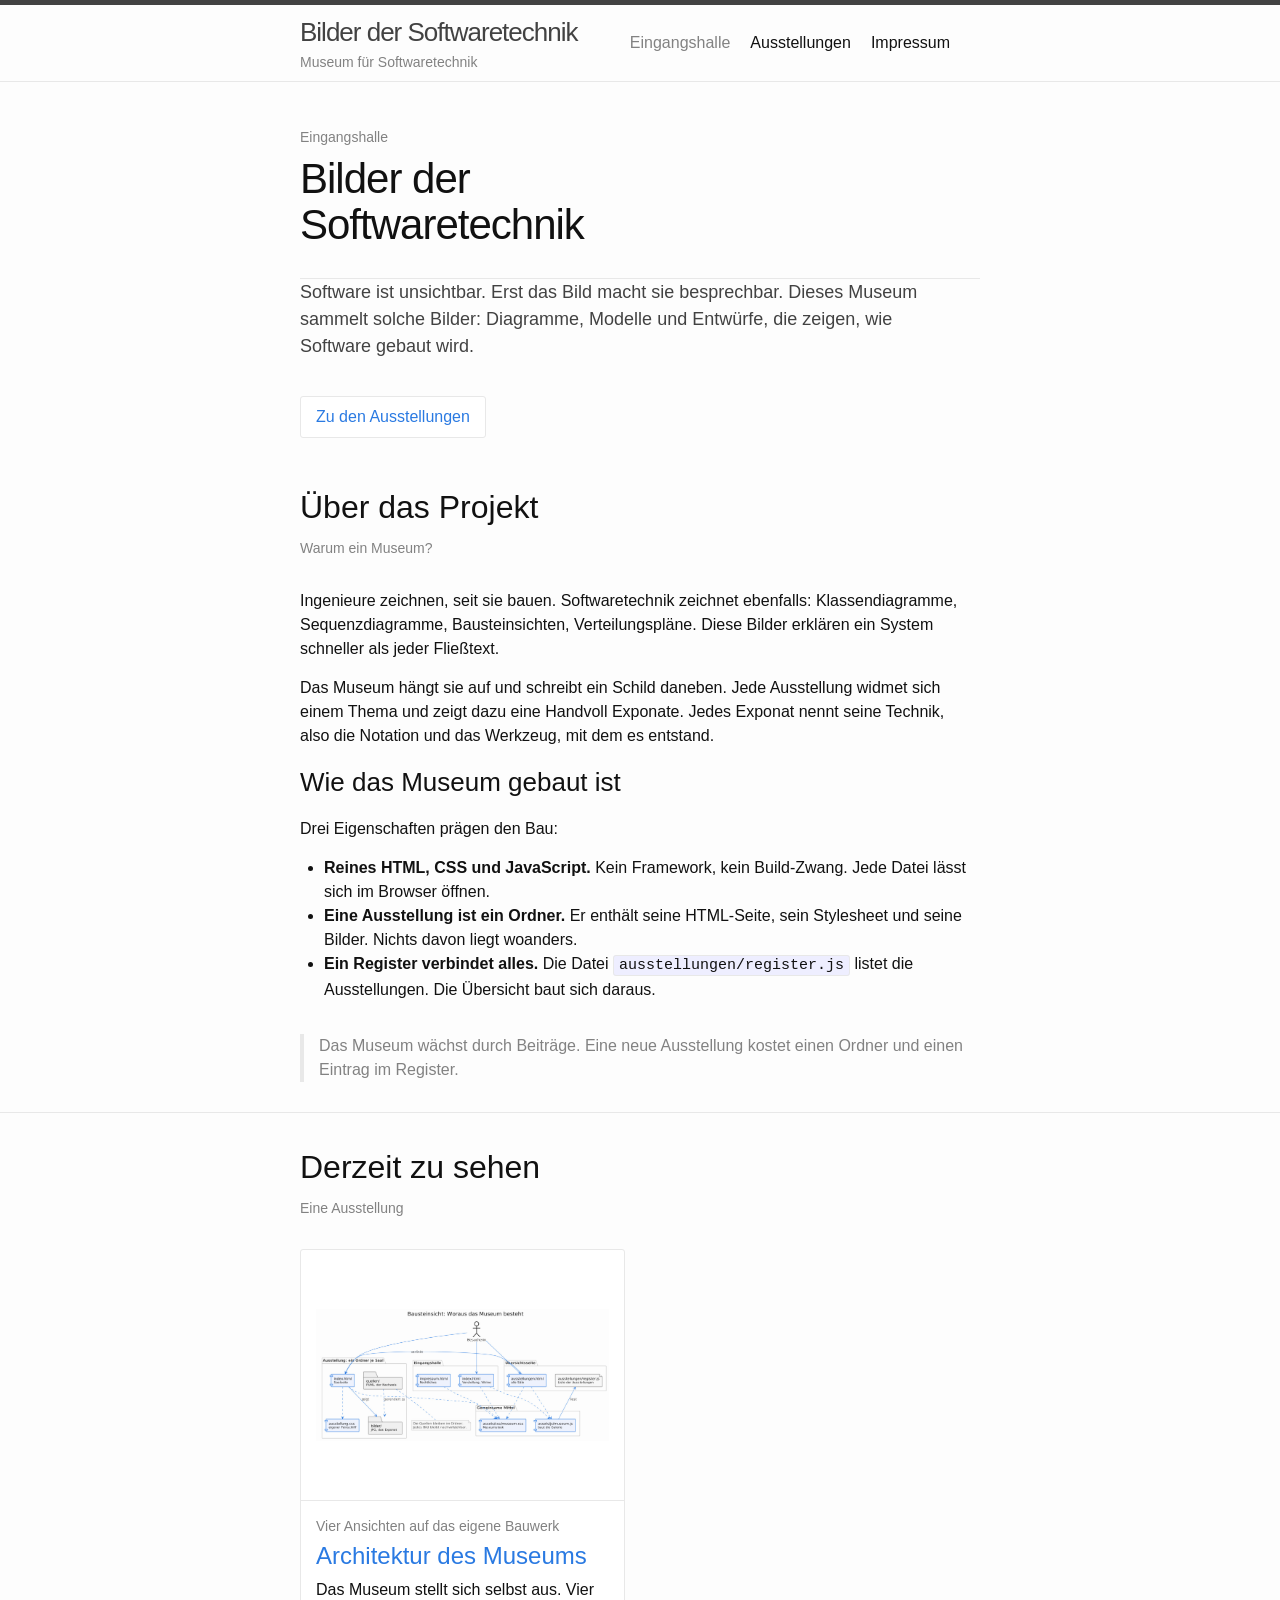
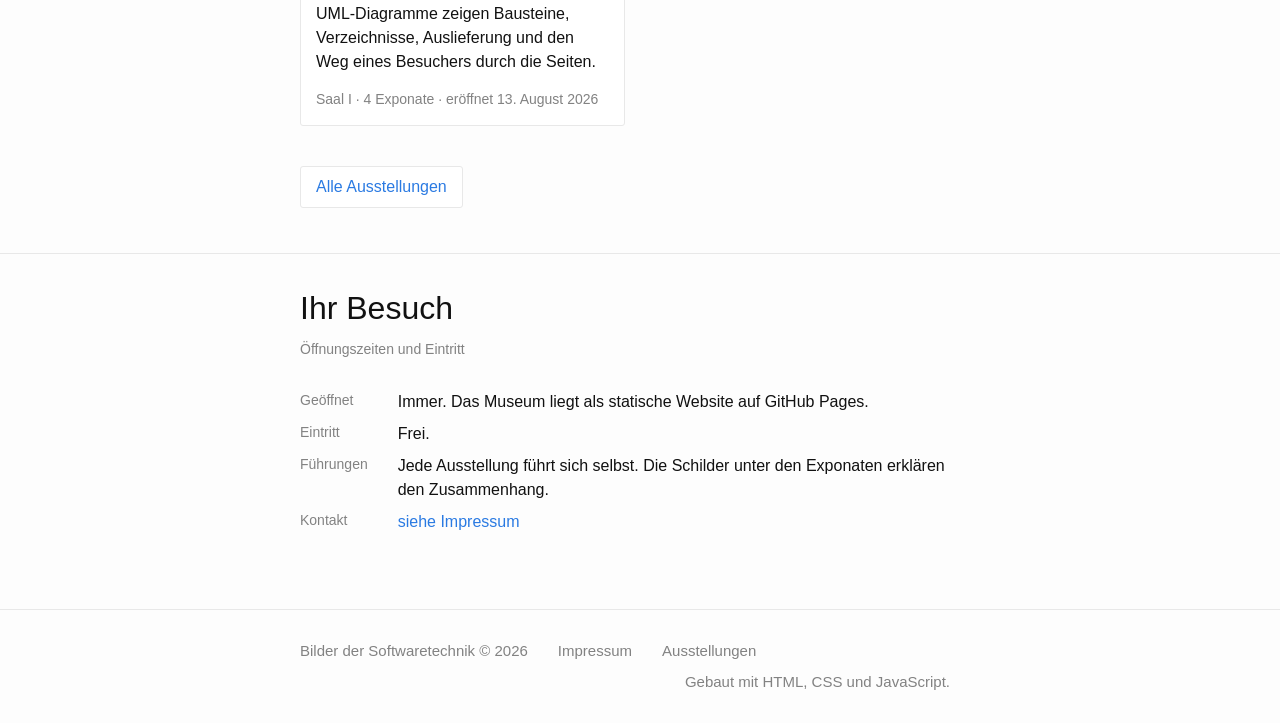
<file: index.html>
<!DOCTYPE html>
<html lang="de">
<head>
<meta charset="utf-8">
<meta name="viewport" content="width=device-width, initial-scale=1">
<title>Bilder der Softwaretechnik &ndash; Museum für Softwaretechnik</title>
<meta name="description" content="Ein Museum für Softwaretechnik. Diagramme, Modelle und Entwürfe als Ausstellungsstücke.">
<link rel="stylesheet" href="assets/css/museum.css">
</head>
<body>

<header class="museumskopf">
  <div class="huelle">
    <a class="wortmarke" href="index.html">Bilder der Softwaretechnik<span>Museum für Softwaretechnik</span></a>
    <nav class="wegweiser" aria-label="Hauptnavigation">
      <a href="index.html" aria-current="page">Eingangshalle</a>
      <a href="ausstellungen.html">Ausstellungen</a>
      <a href="impressum.html">Impressum</a>
    </nav>
  </div>
</header>

<main>

  <section class="portal">
    <div class="huelle">
      <p class="oberzeile">Eingangshalle</p>
      <h1>Bilder der<br>Softwaretechnik</h1>
      <hr class="zierlinie">
      <p class="vorspann">
        Software ist unsichtbar. Erst das Bild macht sie besprechbar.
        Dieses Museum sammelt solche Bilder: Diagramme, Modelle und Entwürfe,
        die zeigen, wie Software gebaut wird.
      </p>
      <p style="margin-top:2.25rem"><a class="knopf" href="ausstellungen.html">Zu den Ausstellungen</a></p>
    </div>
  </section>

  <section class="saal">
    <div class="huelle">
      <h2>Über das Projekt</h2>
      <p class="untertitel">Warum ein Museum?</p>

      <p>
        Ingenieure zeichnen, seit sie bauen. Softwaretechnik zeichnet ebenfalls:
        Klassendiagramme, Sequenzdiagramme, Bausteinsichten, Verteilungspläne.
        Diese Bilder erklären ein System schneller als jeder Fließtext.
      </p>
      <p>
        Das Museum hängt sie auf und schreibt ein Schild daneben. Jede Ausstellung
        widmet sich einem Thema und zeigt dazu eine Handvoll Exponate. Jedes Exponat
        nennt seine Technik, also die Notation und das Werkzeug, mit dem es entstand.
      </p>

      <h3>Wie das Museum gebaut ist</h3>
      <p>Drei Eigenschaften prägen den Bau:</p>
      <ul>
        <li><strong>Reines HTML, CSS und JavaScript.</strong> Kein Framework, kein Build-Zwang. Jede Datei lässt sich im Browser öffnen.</li>
        <li><strong>Eine Ausstellung ist ein Ordner.</strong> Er enthält seine HTML-Seite, sein Stylesheet und seine Bilder. Nichts davon liegt woanders.</li>
        <li><strong>Ein Register verbindet alles.</strong> Die Datei <code>ausstellungen/register.js</code> listet die Ausstellungen. Die Übersicht baut sich daraus.</li>
      </ul>

      <div class="hinweis" style="margin-top:2rem">
        <p>Das Museum wächst durch Beiträge. Eine neue Ausstellung kostet einen Ordner und einen Eintrag im Register.</p>
      </div>
    </div>
  </section>

  <section class="saal">
    <div class="huelle">
      <h2>Derzeit zu sehen</h2>
      <p class="untertitel" data-anzahl>Ausstellungen</p>

      <ul class="galerie" data-galerie data-basis="ausstellungen/" data-limit="3"></ul>

      <p style="margin-top:2.5rem"><a class="knopf" href="ausstellungen.html">Alle Ausstellungen</a></p>
    </div>
  </section>

  <section class="saal" id="besuch">
    <div class="huelle">
      <h2>Ihr Besuch</h2>
      <p class="untertitel">Öffnungszeiten und Eintritt</p>
      <dl class="datenblatt">
        <dt>Geöffnet</dt><dd>Immer. Das Museum liegt als statische Website auf GitHub Pages.</dd>
        <dt>Eintritt</dt><dd>Frei.</dd>
        <dt>Führungen</dt><dd>Jede Ausstellung führt sich selbst. Die Schilder unter den Exponaten erklären den Zusammenhang.</dd>
        <dt>Kontakt</dt><dd><a href="impressum.html">siehe Impressum</a></dd>
      </dl>
    </div>
  </section>

</main>

<footer class="museumsfuss">
  <div class="huelle">
    <span>Bilder der Softwaretechnik &copy; <span data-jahr>2026</span></span>
    <a href="impressum.html">Impressum</a>
    <a href="ausstellungen.html">Ausstellungen</a>
    <span class="rechts">Gebaut mit HTML, CSS und JavaScript.</span>
  </div>
</footer>

<script src="ausstellungen/register.js"></script>
<script src="assets/js/museum.js"></script>
</body>
</html>
</file>
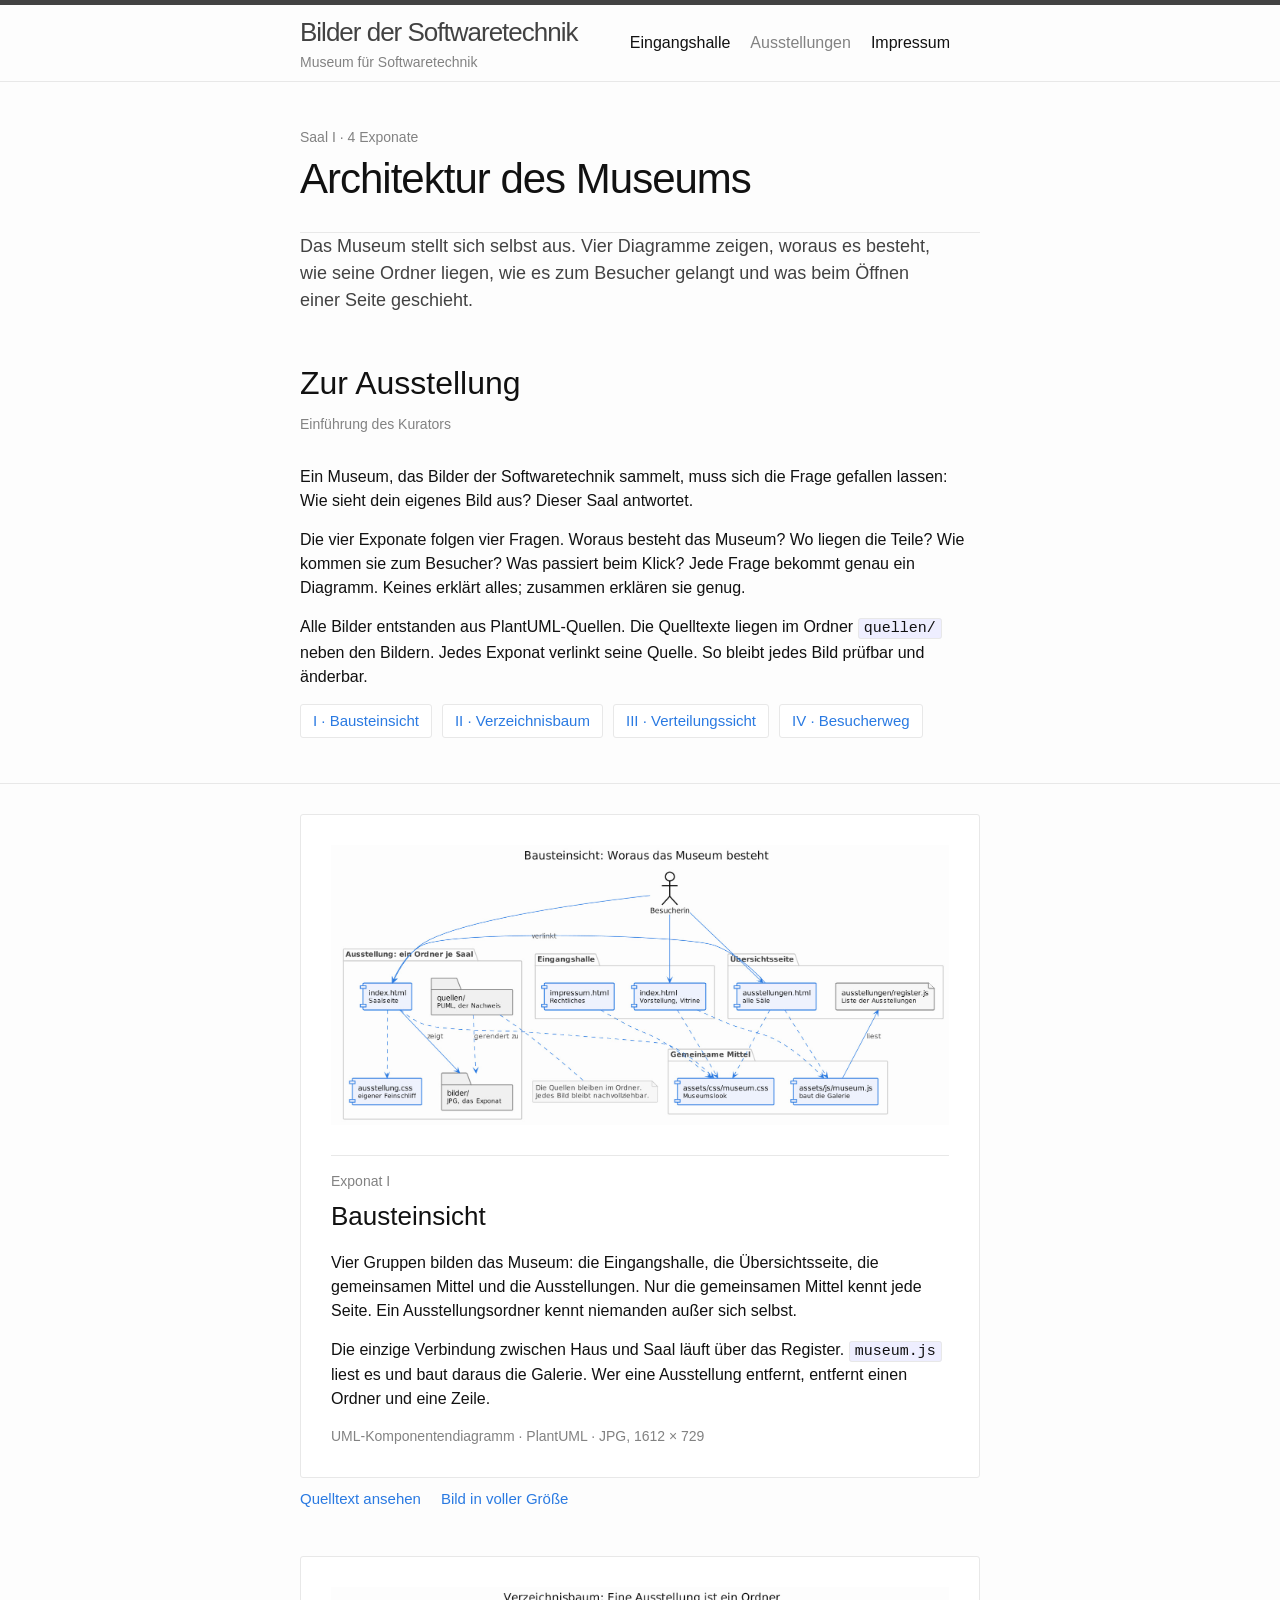
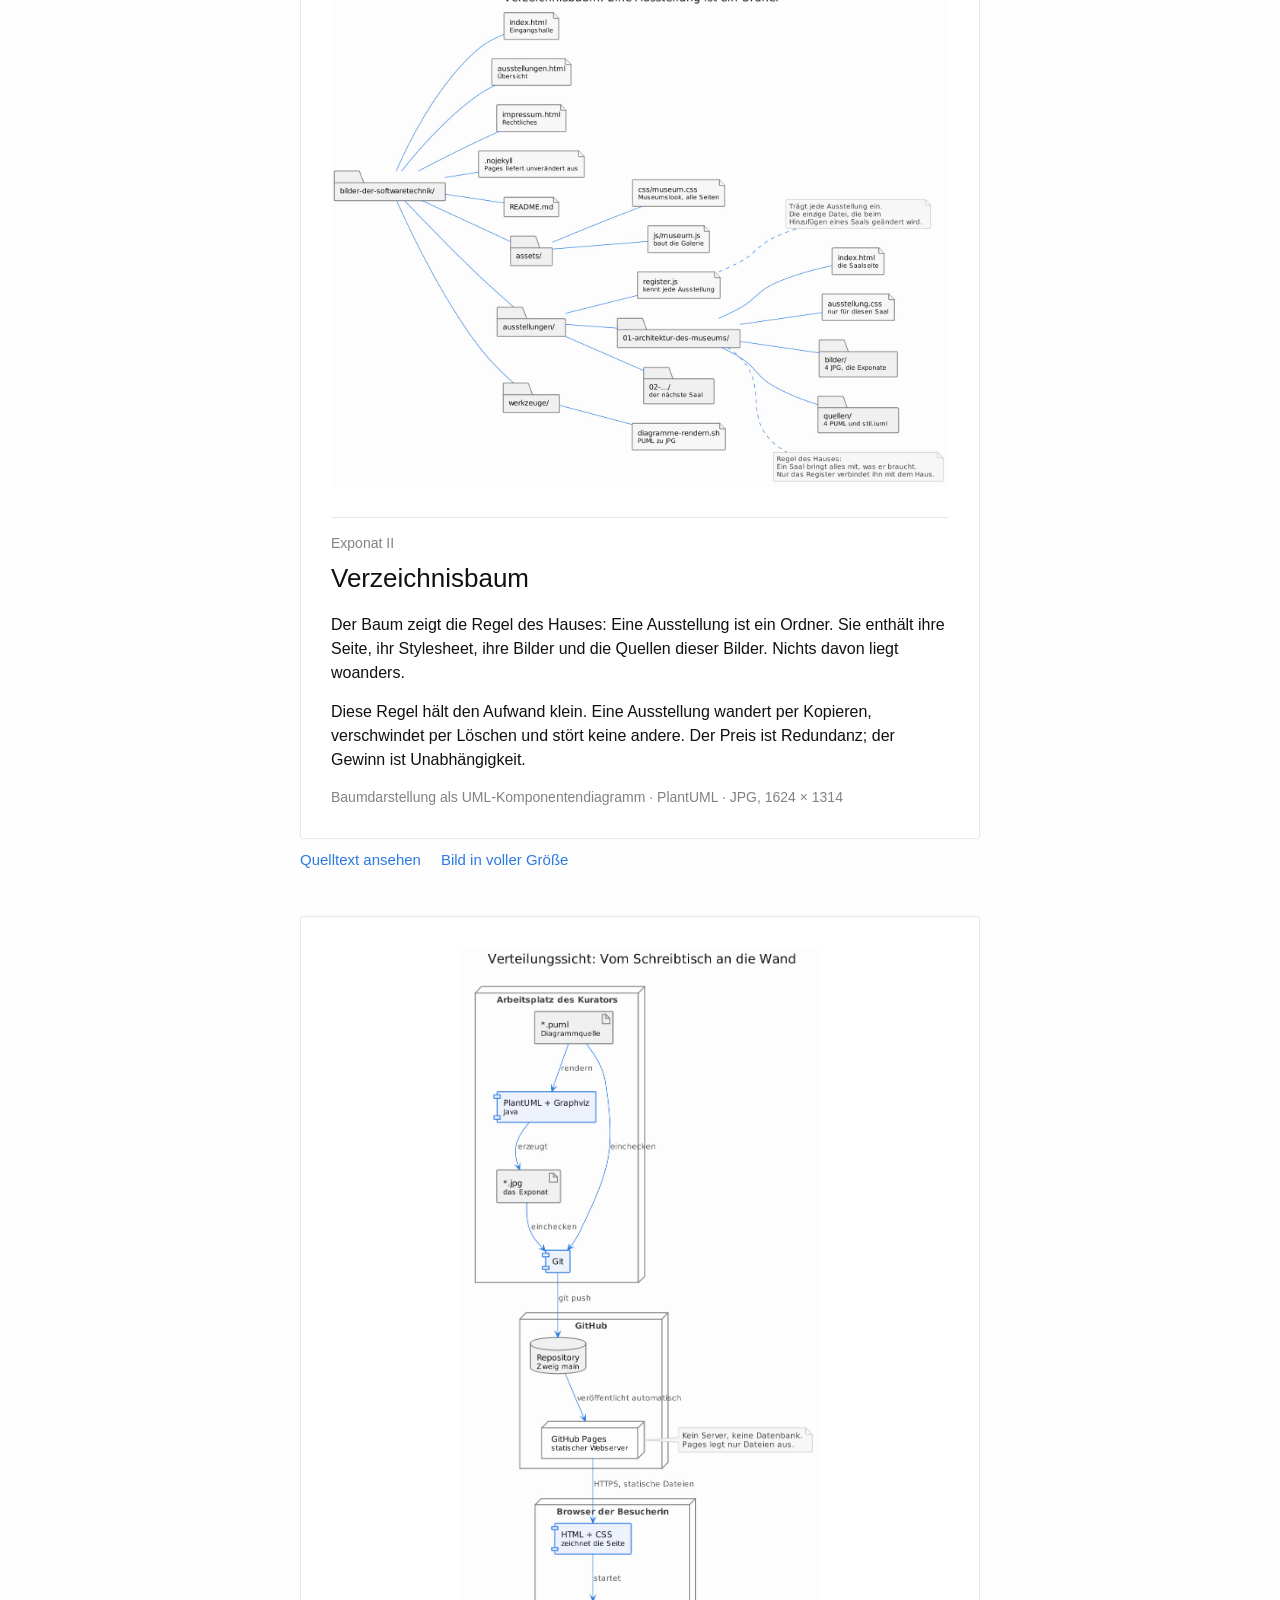
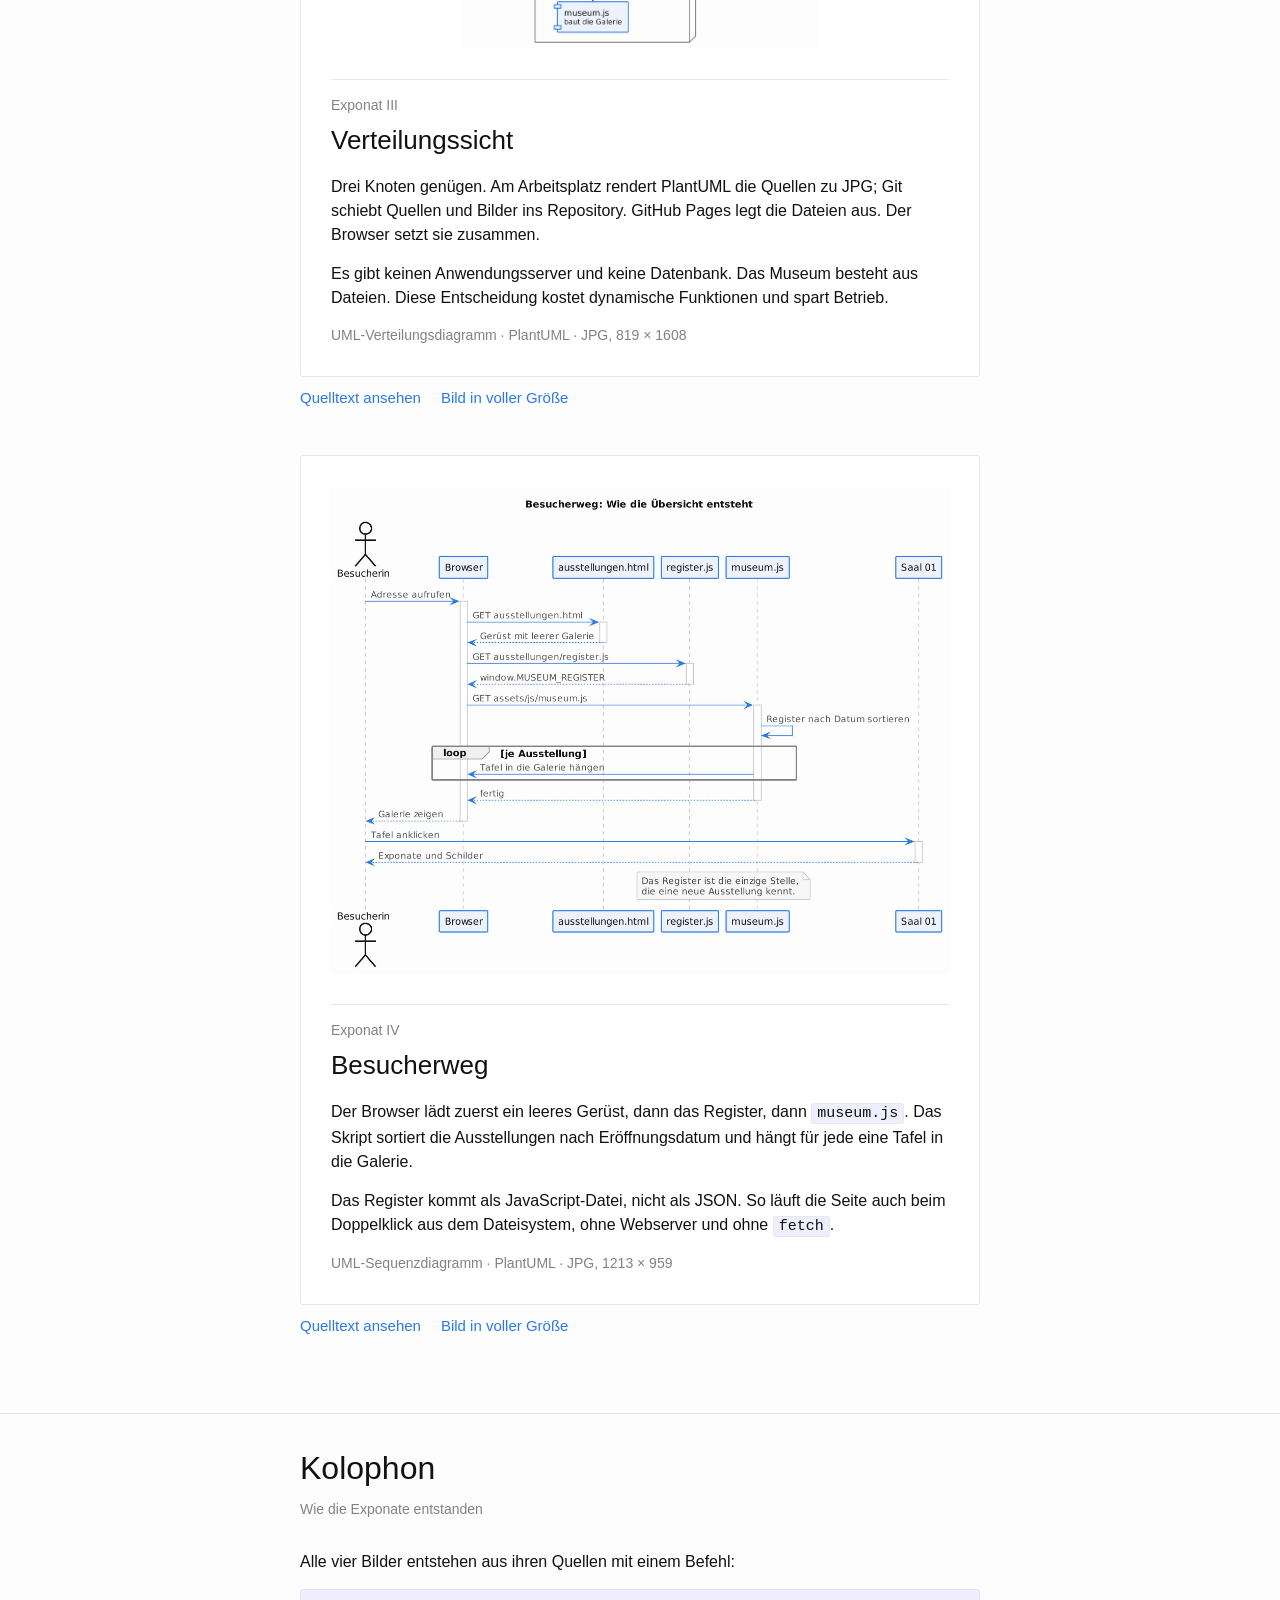
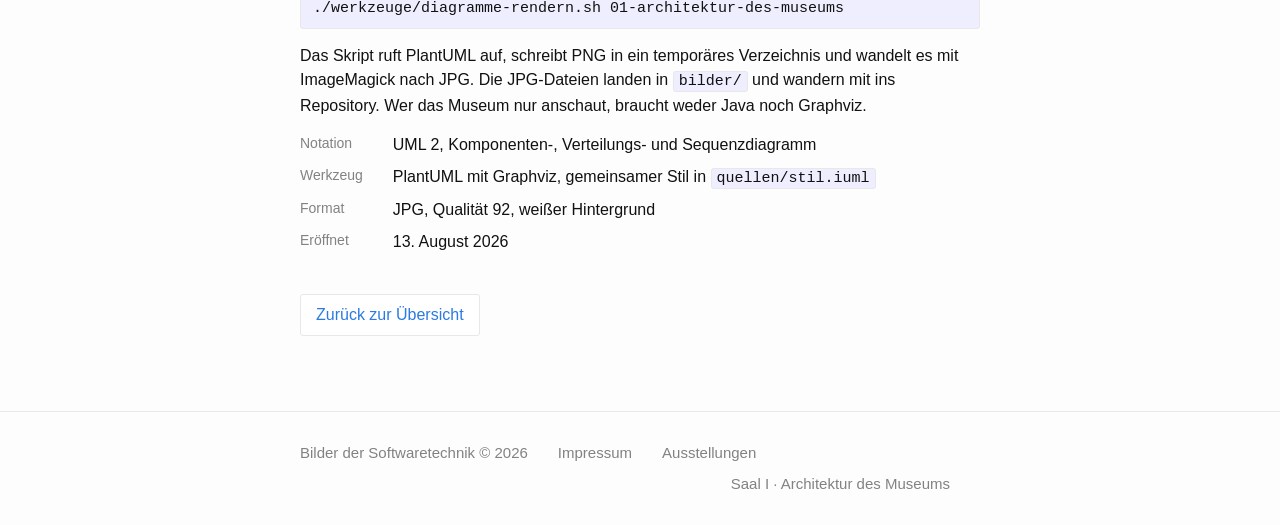
<file: ausstellungen/01-architektur-des-museums/index.html>
<!DOCTYPE html>
<html lang="de">
<head>
<meta charset="utf-8">
<meta name="viewport" content="width=device-width, initial-scale=1">
<title>Architektur des Museums &ndash; Bilder der Softwaretechnik</title>
<meta name="description" content="Vier UML-Diagramme zeigen Bausteine, Verzeichnisse, Auslieferung und den Weg eines Besuchers durch das Museum.">
<link rel="stylesheet" href="../../assets/css/museum.css">
<link rel="stylesheet" href="ausstellung.css">
</head>
<body>

<header class="museumskopf">
  <div class="huelle">
    <a class="wortmarke" href="../../index.html">Bilder der Softwaretechnik<span>Museum für Softwaretechnik</span></a>
    <nav class="wegweiser" aria-label="Hauptnavigation">
      <a href="../../index.html">Eingangshalle</a>
      <a href="../../ausstellungen.html" aria-current="page">Ausstellungen</a>
      <a href="../../impressum.html">Impressum</a>
    </nav>
  </div>
</header>

<main>

  <section class="portal">
    <div class="huelle">
      <p class="oberzeile">Saal I &middot; 4 Exponate</p>
      <h1>Architektur des Museums</h1>
      <hr class="zierlinie">
      <p class="vorspann">
        Das Museum stellt sich selbst aus. Vier Diagramme zeigen, woraus es besteht,
        wie seine Ordner liegen, wie es zum Besucher gelangt und was beim Öffnen
        einer Seite geschieht.
      </p>
    </div>
  </section>

  <section class="saal">
    <div class="huelle">
      <h2>Zur Ausstellung</h2>
      <p class="untertitel">Einführung des Kurators</p>

      <p>
        Ein Museum, das Bilder der Softwaretechnik sammelt, muss sich die Frage
        gefallen lassen: Wie sieht dein eigenes Bild aus? Dieser Saal antwortet.
      </p>
      <p>
        Die vier Exponate folgen vier Fragen. Woraus besteht das Museum?
        Wo liegen die Teile? Wie kommen sie zum Besucher? Was passiert beim Klick?
        Jede Frage bekommt genau ein Diagramm. Keines erklärt alles; zusammen
        erklären sie genug.
      </p>
      <p>
        Alle Bilder entstanden aus PlantUML-Quellen. Die Quelltexte liegen im
        Ordner <code>quellen/</code> neben den Bildern. Jedes Exponat verlinkt
        seine Quelle. So bleibt jedes Bild prüfbar und änderbar.
      </p>

      <nav aria-label="Saalplan">
        <ul class="saalplan">
          <li><a href="#exponat-1">I &middot; Bausteinsicht</a></li>
          <li><a href="#exponat-2">II &middot; Verzeichnisbaum</a></li>
          <li><a href="#exponat-3">III &middot; Verteilungssicht</a></li>
          <li><a href="#exponat-4">IV &middot; Besucherweg</a></li>
        </ul>
      </nav>
    </div>
  </section>

  <section class="saal">
    <div class="huelle">

      <!-- ============================================================ I -->
      <article class="exponat" id="exponat-1">
        <div class="passepartout passepartout--breit">
          <img src="bilder/01-bausteinsicht.jpg"
               alt="Komponentendiagramm: Eingangshalle, Übersichtsseite, gemeinsame Mittel und ein Ausstellungsordner mit ihren Abhängigkeiten.">
          <div class="schildchen">
            <p class="nummer">Exponat I</p>
            <h3>Bausteinsicht</h3>
            <p>
              Vier Gruppen bilden das Museum: die Eingangshalle, die Übersichtsseite,
              die gemeinsamen Mittel und die Ausstellungen. Nur die gemeinsamen Mittel
              kennt jede Seite. Ein Ausstellungsordner kennt niemanden außer sich selbst.
            </p>
            <p>
              Die einzige Verbindung zwischen Haus und Saal läuft über das Register.
              <code>museum.js</code> liest es und baut daraus die Galerie. Wer eine
              Ausstellung entfernt, entfernt einen Ordner und eine Zeile.
            </p>
            <p class="technik">UML-Komponentendiagramm &middot; PlantUML &middot; JPG, 1612 × 729</p>
          </div>
        </div>
        <p class="exponat-fuss">
          <a href="quellen/01-bausteinsicht.puml">Quelltext ansehen</a>
          <a href="bilder/01-bausteinsicht.jpg">Bild in voller Größe</a>
        </p>
      </article>

      <!-- =========================================================== II -->
      <article class="exponat" id="exponat-2">
        <div class="passepartout passepartout--breit">
          <img src="bilder/02-verzeichnisbaum.jpg"
               alt="Baumdiagramm des Projektordners mit index.html, ausstellungen.html, impressum.html, assets, ausstellungen und werkzeuge.">
          <div class="schildchen">
            <p class="nummer">Exponat II</p>
            <h3>Verzeichnisbaum</h3>
            <p>
              Der Baum zeigt die Regel des Hauses: Eine Ausstellung ist ein Ordner.
              Sie enthält ihre Seite, ihr Stylesheet, ihre Bilder und die Quellen
              dieser Bilder. Nichts davon liegt woanders.
            </p>
            <p>
              Diese Regel hält den Aufwand klein. Eine Ausstellung wandert per
              Kopieren, verschwindet per Löschen und stört keine andere. Der Preis
              ist Redundanz; der Gewinn ist Unabhängigkeit.
            </p>
            <p class="technik">Baumdarstellung als UML-Komponentendiagramm &middot; PlantUML &middot; JPG, 1624 × 1314</p>
          </div>
        </div>
        <p class="exponat-fuss">
          <a href="quellen/02-verzeichnisbaum.puml">Quelltext ansehen</a>
          <a href="bilder/02-verzeichnisbaum.jpg">Bild in voller Größe</a>
        </p>
      </article>

      <!-- ========================================================== III -->
      <article class="exponat" id="exponat-3">
        <div class="passepartout">
          <img src="bilder/03-verteilungssicht.jpg"
               alt="Verteilungsdiagramm: Arbeitsplatz mit PlantUML und Git, GitHub mit Repository und Pages, Browser der Besucherin.">
          <div class="schildchen">
            <p class="nummer">Exponat III</p>
            <h3>Verteilungssicht</h3>
            <p>
              Drei Knoten genügen. Am Arbeitsplatz rendert PlantUML die Quellen zu
              JPG; Git schiebt Quellen und Bilder ins Repository. GitHub Pages legt
              die Dateien aus. Der Browser setzt sie zusammen.
            </p>
            <p>
              Es gibt keinen Anwendungsserver und keine Datenbank. Das Museum
              besteht aus Dateien. Diese Entscheidung kostet dynamische Funktionen
              und spart Betrieb.
            </p>
            <p class="technik">UML-Verteilungsdiagramm &middot; PlantUML &middot; JPG, 819 × 1608</p>
          </div>
        </div>
        <p class="exponat-fuss">
          <a href="quellen/03-verteilungssicht.puml">Quelltext ansehen</a>
          <a href="bilder/03-verteilungssicht.jpg">Bild in voller Größe</a>
        </p>
      </article>

      <!-- =========================================================== IV -->
      <article class="exponat" id="exponat-4">
        <div class="passepartout passepartout--breit">
          <img src="bilder/04-besucherweg.jpg"
               alt="Sequenzdiagramm: Besucherin ruft die Übersicht auf, Browser lädt register.js und museum.js, museum.js hängt Tafeln in die Galerie.">
          <div class="schildchen">
            <p class="nummer">Exponat IV</p>
            <h3>Besucherweg</h3>
            <p>
              Der Browser lädt zuerst ein leeres Gerüst, dann das Register, dann
              <code>museum.js</code>. Das Skript sortiert die Ausstellungen nach
              Eröffnungsdatum und hängt für jede eine Tafel in die Galerie.
            </p>
            <p>
              Das Register kommt als JavaScript-Datei, nicht als JSON. So läuft die
              Seite auch beim Doppelklick aus dem Dateisystem, ohne Webserver und
              ohne <code>fetch</code>.
            </p>
            <p class="technik">UML-Sequenzdiagramm &middot; PlantUML &middot; JPG, 1213 × 959</p>
          </div>
        </div>
        <p class="exponat-fuss">
          <a href="quellen/04-besucherweg.puml">Quelltext ansehen</a>
          <a href="bilder/04-besucherweg.jpg">Bild in voller Größe</a>
        </p>
      </article>

    </div>
  </section>

  <section class="saal kolophon">
    <div class="huelle">
      <h2>Kolophon</h2>
      <p class="untertitel">Wie die Exponate entstanden</p>

      <p>Alle vier Bilder entstehen aus ihren Quellen mit einem Befehl:</p>

<pre>./werkzeuge/diagramme-rendern.sh 01-architektur-des-museums</pre>

      <p>
        Das Skript ruft PlantUML auf, schreibt PNG in ein temporäres Verzeichnis
        und wandelt es mit ImageMagick nach JPG. Die JPG-Dateien landen in
        <code>bilder/</code> und wandern mit ins Repository. Wer das Museum nur
        anschaut, braucht weder Java noch Graphviz.
      </p>

      <dl class="datenblatt">
        <dt>Notation</dt><dd>UML 2, Komponenten-, Verteilungs- und Sequenzdiagramm</dd>
        <dt>Werkzeug</dt><dd>PlantUML mit Graphviz, gemeinsamer Stil in <code>quellen/stil.iuml</code></dd>
        <dt>Format</dt><dd>JPG, Qualität 92, weißer Hintergrund</dd>
        <dt>Eröffnet</dt><dd>13. August 2026</dd>
      </dl>

      <p style="margin-top:2.5rem"><a class="knopf" href="../../ausstellungen.html">Zurück zur Übersicht</a></p>
    </div>
  </section>

</main>

<footer class="museumsfuss">
  <div class="huelle">
    <span>Bilder der Softwaretechnik &copy; <span data-jahr>2026</span></span>
    <a href="../../impressum.html">Impressum</a>
    <a href="../../ausstellungen.html">Ausstellungen</a>
    <span class="rechts">Saal I &middot; Architektur des Museums</span>
  </div>
</footer>

<script src="../../assets/js/museum.js"></script>
</body>
</html>
</file>
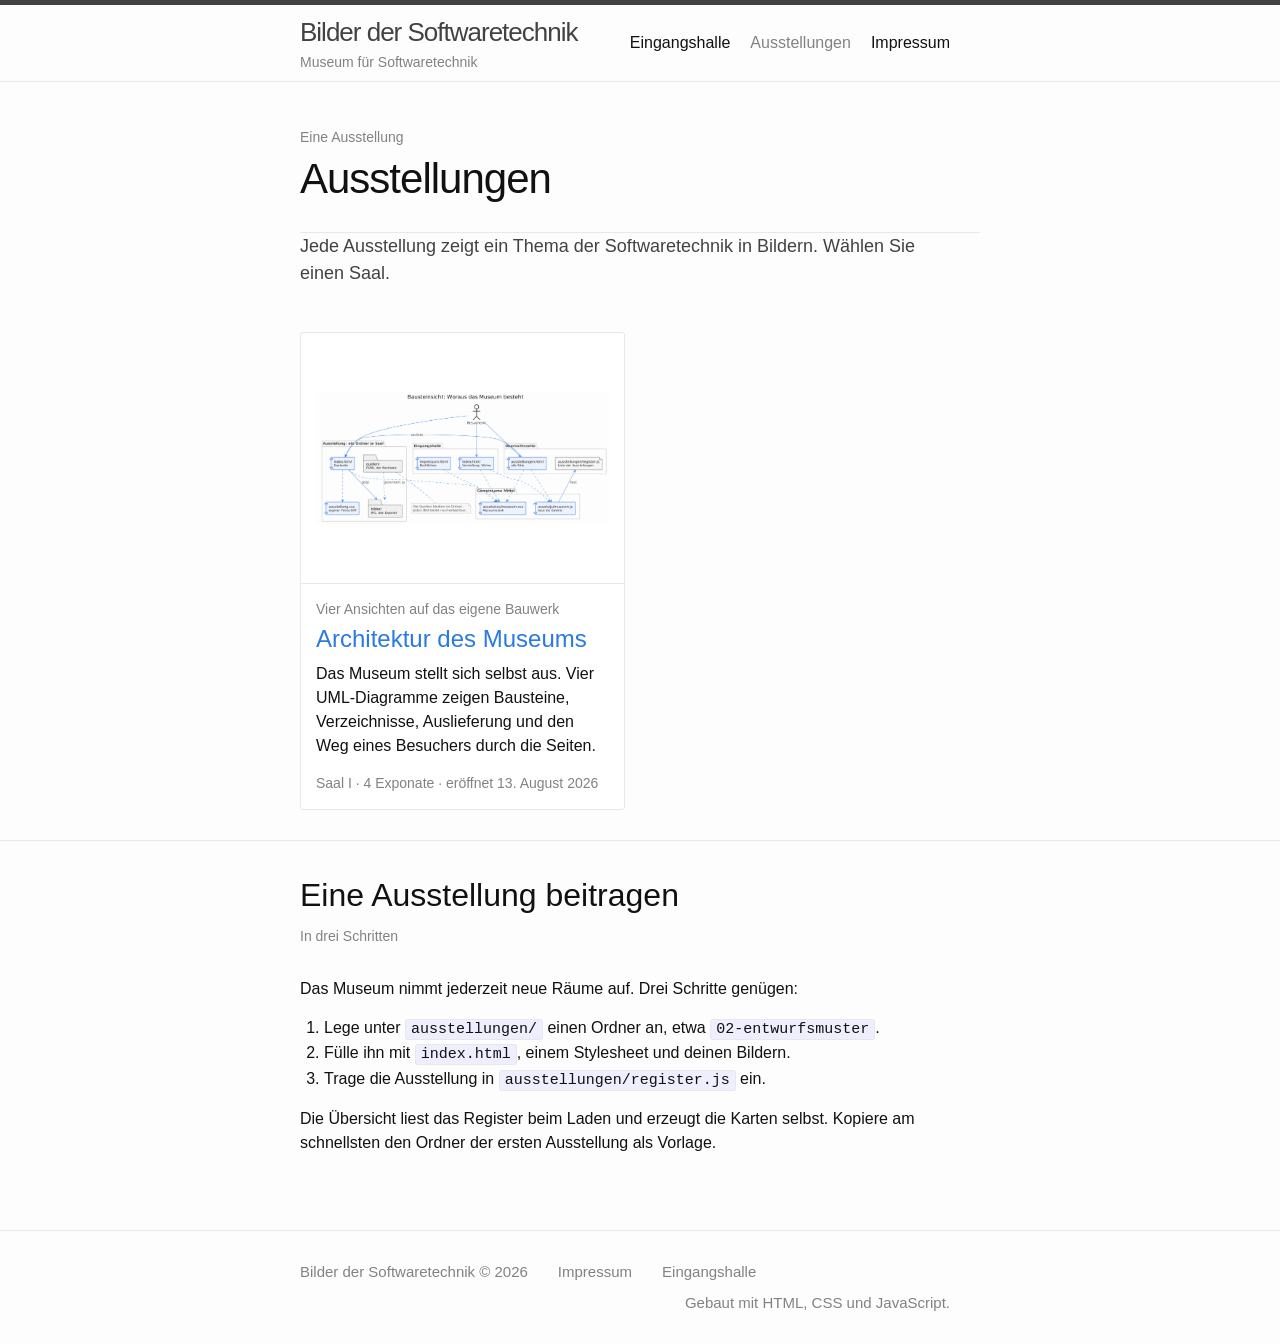
<file: ausstellungen.html>
<!DOCTYPE html>
<html lang="de">
<head>
<meta charset="utf-8">
<meta name="viewport" content="width=device-width, initial-scale=1">
<title>Ausstellungen &ndash; Bilder der Softwaretechnik</title>
<meta name="description" content="Übersicht aller Ausstellungen im Museum für Softwaretechnik.">
<link rel="stylesheet" href="assets/css/museum.css">
</head>
<body>

<header class="museumskopf">
  <div class="huelle">
    <a class="wortmarke" href="index.html">Bilder der Softwaretechnik<span>Museum für Softwaretechnik</span></a>
    <nav class="wegweiser" aria-label="Hauptnavigation">
      <a href="index.html">Eingangshalle</a>
      <a href="ausstellungen.html" aria-current="page">Ausstellungen</a>
      <a href="impressum.html">Impressum</a>
    </nav>
  </div>
</header>

<main>

  <section class="portal">
    <div class="huelle">
      <p class="oberzeile" data-anzahl>Ausstellungen</p>
      <h1>Ausstellungen</h1>
      <hr class="zierlinie">
      <p class="vorspann">
        Jede Ausstellung zeigt ein Thema der Softwaretechnik in Bildern.
        Wählen Sie einen Saal.
      </p>
    </div>
  </section>

  <section class="saal">
    <div class="huelle">
      <ul class="galerie" data-galerie data-basis="ausstellungen/"></ul>
    </div>
  </section>

  <section class="saal">
    <div class="huelle">
      <h2>Eine Ausstellung beitragen</h2>
      <p class="untertitel">In drei Schritten</p>
      <p>Das Museum nimmt jederzeit neue Räume auf. Drei Schritte genügen:</p>
      <ol>
        <li>Lege unter <code>ausstellungen/</code> einen Ordner an, etwa <code>02-entwurfsmuster</code>.</li>
        <li>Fülle ihn mit <code>index.html</code>, einem Stylesheet und deinen Bildern.</li>
        <li>Trage die Ausstellung in <code>ausstellungen/register.js</code> ein.</li>
      </ol>
      <p>
        Die Übersicht liest das Register beim Laden und erzeugt die Karten selbst.
        Kopiere am schnellsten den Ordner der ersten Ausstellung als Vorlage.
      </p>
    </div>
  </section>

</main>

<footer class="museumsfuss">
  <div class="huelle">
    <span>Bilder der Softwaretechnik &copy; <span data-jahr>2026</span></span>
    <a href="impressum.html">Impressum</a>
    <a href="index.html">Eingangshalle</a>
    <span class="rechts">Gebaut mit HTML, CSS und JavaScript.</span>
  </div>
</footer>

<script src="ausstellungen/register.js"></script>
<script src="assets/js/museum.js"></script>
</body>
</html>
</file>
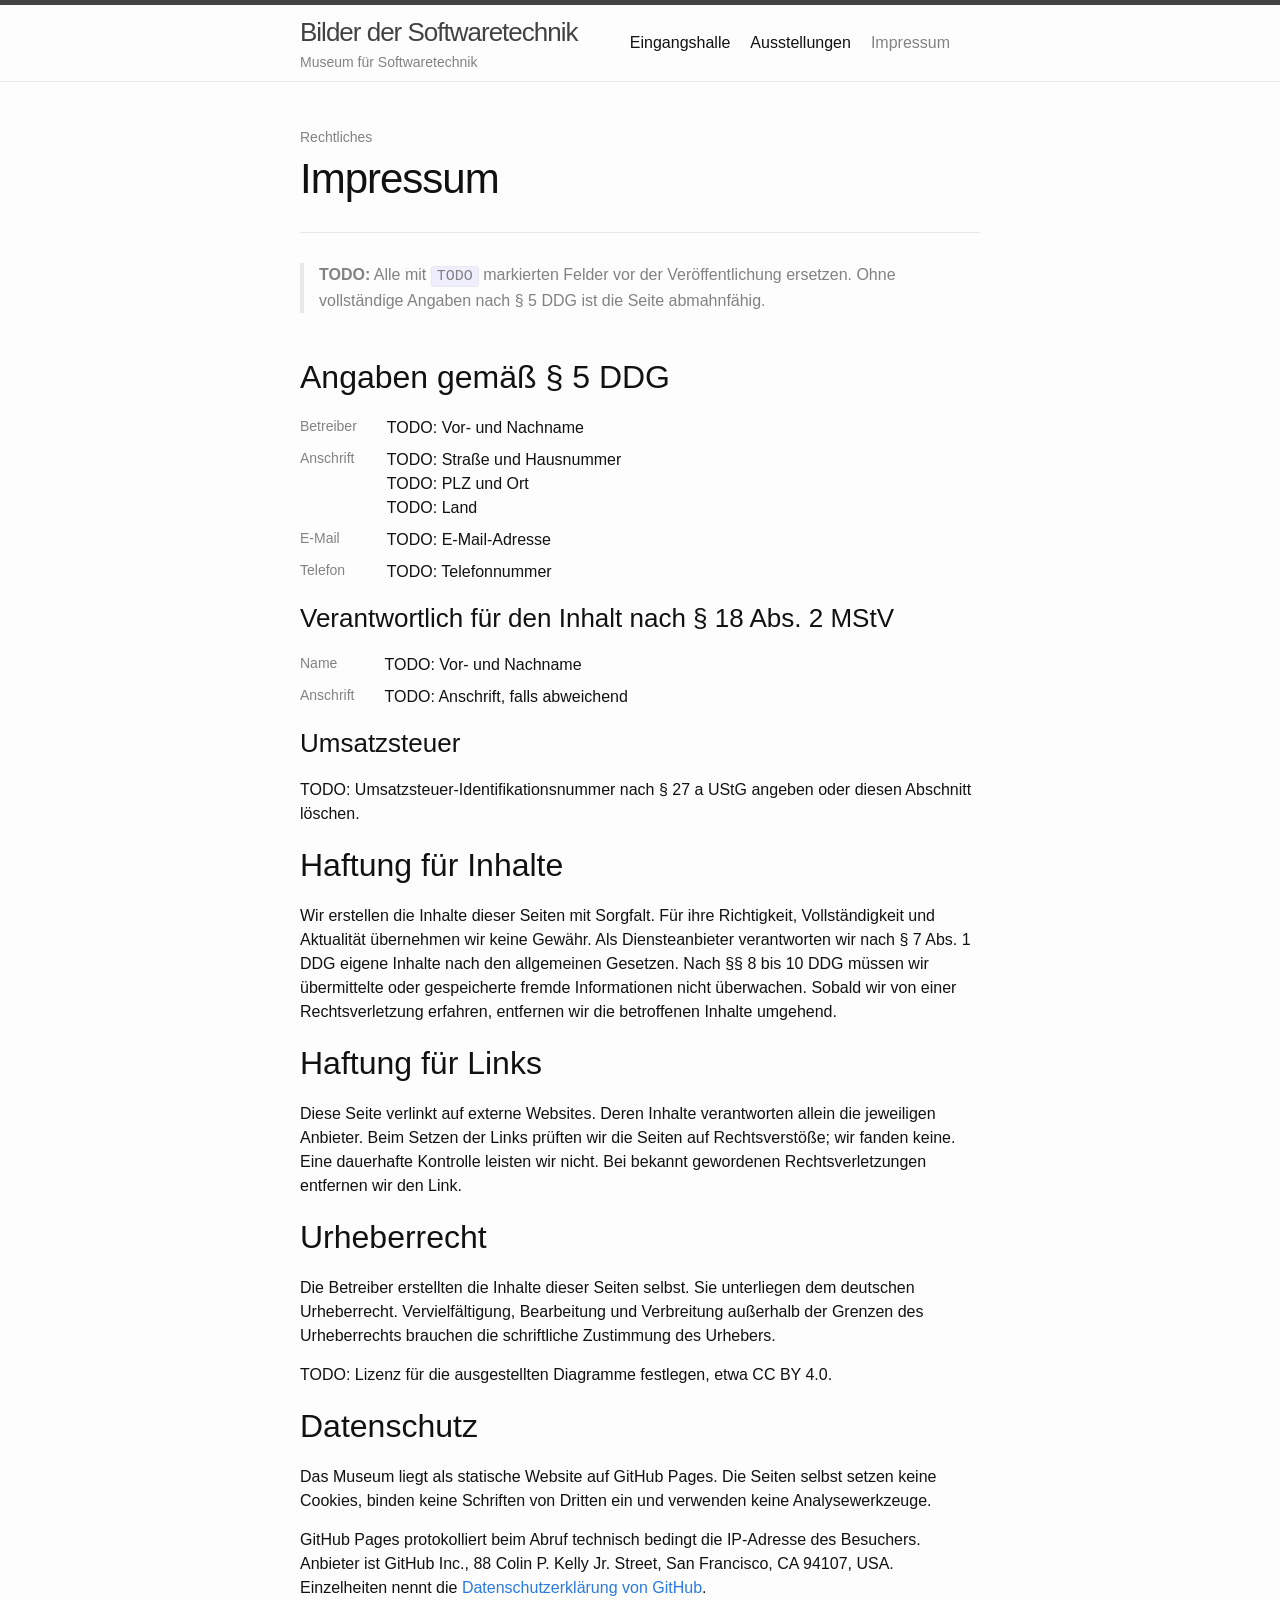
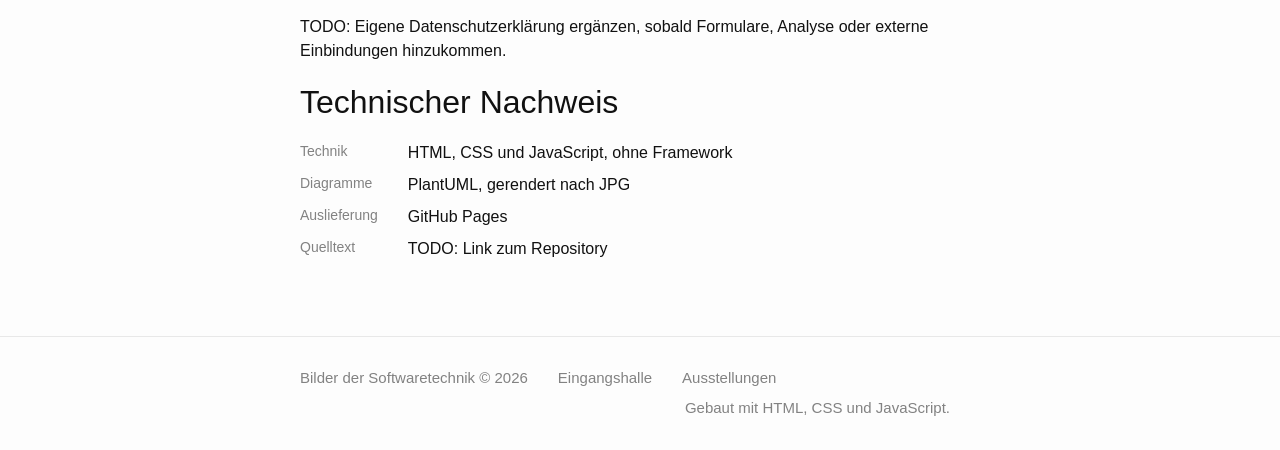
<file: impressum.html>
<!DOCTYPE html>
<html lang="de">
<head>
<meta charset="utf-8">
<meta name="viewport" content="width=device-width, initial-scale=1">
<title>Impressum &ndash; Bilder der Softwaretechnik</title>
<meta name="robots" content="noindex">
<link rel="stylesheet" href="assets/css/museum.css">
</head>
<body>

<header class="museumskopf">
  <div class="huelle">
    <a class="wortmarke" href="index.html">Bilder der Softwaretechnik<span>Museum für Softwaretechnik</span></a>
    <nav class="wegweiser" aria-label="Hauptnavigation">
      <a href="index.html">Eingangshalle</a>
      <a href="ausstellungen.html">Ausstellungen</a>
      <a href="impressum.html" aria-current="page">Impressum</a>
    </nav>
  </div>
</header>

<main>

  <section class="portal">
    <div class="huelle">
      <p class="oberzeile">Rechtliches</p>
      <h1>Impressum</h1>
      <hr class="zierlinie">
    </div>
  </section>

  <section class="saal">
    <div class="huelle">

      <div class="hinweis">
        <p><strong>TODO:</strong> Alle mit <code>TODO</code> markierten Felder vor der Veröffentlichung ersetzen. Ohne vollständige Angaben nach § 5 DDG ist die Seite abmahnfähig.</p>
      </div>

      <h2 style="margin-top:2.5rem">Angaben gemäß § 5 DDG</h2>
      <dl class="datenblatt">
        <dt>Betreiber</dt><dd>TODO: Vor- und Nachname</dd>
        <dt>Anschrift</dt><dd>TODO: Straße und Hausnummer<br>TODO: PLZ und Ort<br>TODO: Land</dd>
        <dt>E-Mail</dt><dd>TODO: E-Mail-Adresse</dd>
        <dt>Telefon</dt><dd>TODO: Telefonnummer</dd>
      </dl>

      <h3>Verantwortlich für den Inhalt nach § 18 Abs. 2 MStV</h3>
      <dl class="datenblatt">
        <dt>Name</dt><dd>TODO: Vor- und Nachname</dd>
        <dt>Anschrift</dt><dd>TODO: Anschrift, falls abweichend</dd>
      </dl>

      <h3>Umsatzsteuer</h3>
      <p>TODO: Umsatzsteuer-Identifikationsnummer nach § 27 a UStG angeben oder diesen Abschnitt löschen.</p>

      <h2>Haftung für Inhalte</h2>
      <p>
        Wir erstellen die Inhalte dieser Seiten mit Sorgfalt. Für ihre Richtigkeit,
        Vollständigkeit und Aktualität übernehmen wir keine Gewähr. Als Diensteanbieter
        verantworten wir nach § 7 Abs. 1 DDG eigene Inhalte nach den allgemeinen Gesetzen.
        Nach §§ 8 bis 10 DDG müssen wir übermittelte oder gespeicherte fremde Informationen
        nicht überwachen. Sobald wir von einer Rechtsverletzung erfahren, entfernen wir
        die betroffenen Inhalte umgehend.
      </p>

      <h2>Haftung für Links</h2>
      <p>
        Diese Seite verlinkt auf externe Websites. Deren Inhalte verantworten allein
        die jeweiligen Anbieter. Beim Setzen der Links prüften wir die Seiten auf
        Rechtsverstöße; wir fanden keine. Eine dauerhafte Kontrolle leisten wir nicht.
        Bei bekannt gewordenen Rechtsverletzungen entfernen wir den Link.
      </p>

      <h2>Urheberrecht</h2>
      <p>
        Die Betreiber erstellten die Inhalte dieser Seiten selbst. Sie unterliegen dem
        deutschen Urheberrecht. Vervielfältigung, Bearbeitung und Verbreitung außerhalb
        der Grenzen des Urheberrechts brauchen die schriftliche Zustimmung des Urhebers.
      </p>
      <p>TODO: Lizenz für die ausgestellten Diagramme festlegen, etwa CC BY 4.0.</p>

      <h2>Datenschutz</h2>
      <p>
        Das Museum liegt als statische Website auf GitHub Pages. Die Seiten selbst setzen
        keine Cookies, binden keine Schriften von Dritten ein und verwenden keine Analyse&shy;werkzeuge.
      </p>
      <p>
        GitHub Pages protokolliert beim Abruf technisch bedingt die IP-Adresse des Besuchers.
        Anbieter ist GitHub Inc., 88 Colin P. Kelly Jr. Street, San Francisco, CA 94107, USA.
        Einzelheiten nennt die
        <a href="https://docs.github.com/de/site-policy/privacy-policies/github-general-privacy-statement" rel="noopener">Datenschutzerklärung von GitHub</a>.
      </p>
      <p>TODO: Eigene Datenschutzerklärung ergänzen, sobald Formulare, Analyse oder externe Einbindungen hinzukommen.</p>

      <h2>Technischer Nachweis</h2>
      <dl class="datenblatt">
        <dt>Technik</dt><dd>HTML, CSS und JavaScript, ohne Framework</dd>
        <dt>Diagramme</dt><dd>PlantUML, gerendert nach JPG</dd>
        <dt>Auslieferung</dt><dd>GitHub Pages</dd>
        <dt>Quelltext</dt><dd>TODO: Link zum Repository</dd>
      </dl>

    </div>
  </section>

</main>

<footer class="museumsfuss">
  <div class="huelle">
    <span>Bilder der Softwaretechnik &copy; <span data-jahr>2026</span></span>
    <a href="index.html">Eingangshalle</a>
    <a href="ausstellungen.html">Ausstellungen</a>
    <span class="rechts">Gebaut mit HTML, CSS und JavaScript.</span>
  </div>
</footer>

<script src="assets/js/museum.js"></script>
</body>
</html>
</file>
<file: assets/css/museum.css>
/* =========================================================================
   Bilder der Softwaretechnik  --  gemeinsames Stylesheet

   Das Aussehen lehnt sich an das Jekyll-Theme "minima" an:
   Systemschrift, 800 Pixel Textspalte, weisser Grund, graue Linien,
   ein blauer Akzent. Keine Schatten, keine Verläufe.

   Die Klassennamen bleiben die des Museums. Die HTML-Dateien
   brauchten für dieses Stylesheet keine Änderung.
   ========================================================================= */

:root {
  --grund:        #fdfdfd;
  --text:         #111111;
  --grau:         #828282;
  --grau-hell:    #e8e8e8;
  --grau-dunkel:  #424242;
  --akzent:       #2a7ae2;
  --akzent-dunkel:#1756a9;
  --code-grund:   #eef;

  --schrift: -apple-system, BlinkMacSystemFont, "Segoe UI", Roboto, Helvetica, Arial, sans-serif;
  --schrift-fest: Menlo, Monaco, "Courier New", monospace;

  --einheit: 30px;
  --spalte:  800px;
}

*, *::before, *::after { box-sizing: border-box; }

html { scroll-behavior: smooth; }

body {
  margin: 0;
  background: var(--grund);
  color: var(--text);
  font-family: var(--schrift);
  font-size: 16px;
  line-height: 1.5;
  font-weight: 400;
  -webkit-font-smoothing: antialiased;
  -webkit-text-size-adjust: 100%;
}

/* --------------------------------------------------------------- Grund */

h1, h2, h3, h4, h5, h6, p, blockquote, pre, ul, ol, dl, figure {
  margin: 0 0 15px;
}

h1, h2, h3, h4, h5, h6 { font-weight: 400; }

h2 { font-size: 32px; }
h3 { font-size: 26px; }
h4 { font-size: 20px; }

p, ul, ol, dl { max-width: 42em; }

img { max-width: 100%; height: auto; vertical-align: middle; }

a { color: var(--akzent); text-decoration: none; }
a:visited { color: var(--akzent-dunkel); }
a:hover { color: var(--text); text-decoration: underline; }

ul, ol { padding-left: 1.5em; }
li > ul, li > ol { margin-bottom: 0; }

hr { border: 0; border-top: 1px solid var(--grau-hell); margin: var(--einheit) 0; }

blockquote {
  color: var(--grau);
  border-left: 4px solid var(--grau-hell);
  padding-left: 15px;
  font-size: 18px;
  font-style: italic;
}

code, pre { font-family: var(--schrift-fest); font-size: 15px; }

code {
  border: 1px solid var(--grau-hell);
  border-radius: 3px;
  background-color: var(--code-grund);
  padding: 1px 5px;
}

pre {
  border: 1px solid var(--grau-hell);
  border-radius: 3px;
  background-color: var(--code-grund);
  padding: 8px 12px;
  overflow-x: auto;
}

pre > code { border: 0; padding: 0; background: none; }

/* Die Textspalte. Im HTML heisst sie huelle. */
.huelle {
  max-width: calc(var(--spalte) - var(--einheit) * 2);
  margin: 0 auto;
  padding: 0 var(--einheit);
}

.huelle::after { content: ""; display: table; clear: both; }

/* ------------------------------------------------------------ Kopfteil */

.museumskopf {
  border-top: 5px solid var(--grau-dunkel);
  border-bottom: 1px solid var(--grau-hell);
  background: var(--grund);
  min-height: 56px;
}

.museumskopf .huelle {
  display: flex;
  flex-wrap: wrap;
  align-items: center;
  gap: 0 var(--einheit);
  min-height: 56px;
}

.wortmarke {
  font-size: 26px;
  font-weight: 300;
  letter-spacing: -1px;
  color: var(--grau-dunkel);
  text-decoration: none;
  padding: 8px 0;
}

.wortmarke:visited { color: var(--grau-dunkel); }
.wortmarke:hover { color: var(--text); text-decoration: none; }

.wortmarke span {
  display: block;
  font-size: 14px;
  font-weight: 400;
  letter-spacing: 0;
  color: var(--grau);
}

.wegweiser { margin-left: auto; display: flex; gap: 20px; padding: 8px 0; }

.wegweiser a { color: var(--text); }
.wegweiser a:visited { color: var(--text); }
.wegweiser a:hover { color: var(--akzent); text-decoration: none; }
.wegweiser a[aria-current="page"] { color: var(--grau); }

/* --------------------------------------------------------------- Titel */

.portal { padding: calc(var(--einheit) * 1.5) 0 0; }

.portal h1 {
  font-size: 42px;
  letter-spacing: -1px;
  line-height: 1.1;
  margin: 0 0 15px;
}

.oberzeile {
  font-size: 14px;
  color: var(--grau);
  margin: 0 0 8px;
}

.zierlinie {
  width: 100%;
  border-top: 1px solid var(--grau-hell);
  margin: var(--einheit) 0 0;
}

.vorspann { font-size: 18px; color: var(--grau-dunkel); max-width: 36em; }

/* --------------------------------------------------------- Abschnitte */

.saal { padding: var(--einheit) 0; }
.saal + .saal { border-top: 1px solid var(--grau-hell); }

.untertitel { font-size: 14px; color: var(--grau); margin: -8px 0 var(--einheit); }

/* ------------------------------------------------------- Ausstellungen */

.galerie {
  display: grid;
  grid-template-columns: repeat(auto-fill, minmax(20rem, 1fr));
  gap: var(--einheit);
  padding: 0;
  margin: 0;
  max-width: none;
  list-style: none;
}

.tafel {
  border: 1px solid var(--grau-hell);
  border-radius: 3px;
  display: flex;
  flex-direction: column;
  background: #fff;
}

.tafel a.tafel-bild {
  display: block;
  padding: 15px;
  border-bottom: 1px solid var(--grau-hell);
}

.tafel a.tafel-bild img { width: 100%; aspect-ratio: 4 / 3; object-fit: contain; }

.tafel-text { padding: 15px; display: flex; flex-direction: column; flex: 1; }

.tafel-text .marke { font-size: 14px; color: var(--grau); margin: 0 0 5px; }

.tafel-text h3 { margin: 0 0 8px; font-size: 24px; line-height: 1.2; }
.tafel-text h3 a { color: var(--akzent); }
.tafel-text h3 a:visited { color: var(--akzent-dunkel); }

.tafel-text p { margin: 0 0 15px; max-width: none; }

.tafel-text .fuss { margin: auto 0 0; font-size: 14px; color: var(--grau); }

.knopf {
  display: inline-block;
  border: 1px solid var(--grau-hell);
  border-radius: 3px;
  padding: 8px 15px;
  color: var(--akzent);
  background: #fff;
}

.knopf:hover { border-color: var(--akzent); color: var(--akzent); text-decoration: none; }

/* ------------------------------------------------------------ Exponat */

.exponat { margin: 0 0 calc(var(--einheit) * 1.5); }

.passepartout {
  border: 1px solid var(--grau-hell);
  border-radius: 3px;
  background: #fff;
  padding: var(--einheit);
}

.passepartout img { margin: 0 auto; display: block; }

.schildchen {
  margin-top: var(--einheit);
  padding-top: 15px;
  border-top: 1px solid var(--grau-hell);
}

.schildchen .nummer { font-size: 14px; color: var(--grau); margin: 0 0 5px; }
.schildchen h3 { margin: 0 0 15px; font-size: 26px; }
.schildchen p { margin: 0 0 15px; }
.schildchen .technik { font-size: 14px; color: var(--grau); margin: 0; }

/* --------------------------------------------------------------- Fuss */

.museumsfuss {
  border-top: 1px solid var(--grau-hell);
  margin-top: var(--einheit);
  padding: var(--einheit) 0;
  font-size: 15px;
  color: var(--grau);
}

.museumsfuss .huelle { display: flex; flex-wrap: wrap; gap: 8px var(--einheit); align-items: baseline; }
.museumsfuss a { color: var(--grau); }
.museumsfuss a:hover { color: var(--text); }
.museumsfuss .rechts { margin-left: auto; }

/* ------------------------------------------------------------ Details */

dl.datenblatt { display: grid; grid-template-columns: max-content 1fr; gap: 8px var(--einheit); max-width: 42em; }
dl.datenblatt dt { font-size: 14px; color: var(--grau); }
dl.datenblatt dd { margin: 0; }

.hinweis {
  color: var(--grau);
  border-left: 4px solid var(--grau-hell);
  padding-left: 15px;
  max-width: 42em;
}

.hinweis p { margin: 0; max-width: none; }

/* ----------------------------------------------------------- Schmales */

@media screen and (max-width: 800px) {
  .huelle {
    max-width: calc(var(--spalte) - var(--einheit));
    padding: 0 calc(var(--einheit) / 2);
  }

  .museumskopf .huelle { align-items: flex-start; padding-top: 8px; padding-bottom: 8px; }
  .wegweiser { margin-left: 0; width: 100%; flex-wrap: wrap; gap: 15px; padding-top: 0; }
  .portal h1 { font-size: 32px; }
  .passepartout { padding: 15px; }
}

@media (prefers-reduced-motion: reduce) {
  html { scroll-behavior: auto; }
}
</file>
<file: ausstellungen/01-architektur-des-museums/ausstellung.css>
/* =========================================================================
   Feinschliff nur fuer den Saal "Architektur des Museums".
   Das Grundraster liefert ../../assets/css/museum.css.
   ========================================================================= */

/* Saalplan: springt zu den Exponaten */
.saalplan {
  display: flex;
  flex-wrap: wrap;
  gap: 10px;
  padding: 0;
  margin: 0 0 15px;
  max-width: none;
  list-style: none;
}

.saalplan a {
  display: block;
  font-size: 15px;
  border: 1px solid var(--grau-hell);
  border-radius: 3px;
  padding: 5px 12px;
  background: #fff;
}

.saalplan a:hover { border-color: var(--akzent); text-decoration: none; }

/* Exponate: Sprungmarke unter den Kopfbereich legen */
.exponat { scroll-margin-top: 15px; }

/* Hochformat bremsen, damit kein Exponat die Seite sprengt */
.passepartout img { max-height: 78vh; width: auto; }

.passepartout--breit img { max-height: none; width: 100%; }

/* Zeile unter dem Schild: Quelle und Vollbild */
.exponat-fuss {
  display: flex;
  flex-wrap: wrap;
  gap: 5px 20px;
  margin: 10px 0 0;
  max-width: none;
  font-size: 15px;
}

/* Kolophon am Ende des Saals */
.kolophon pre { background: var(--code-grund); }
</file>
